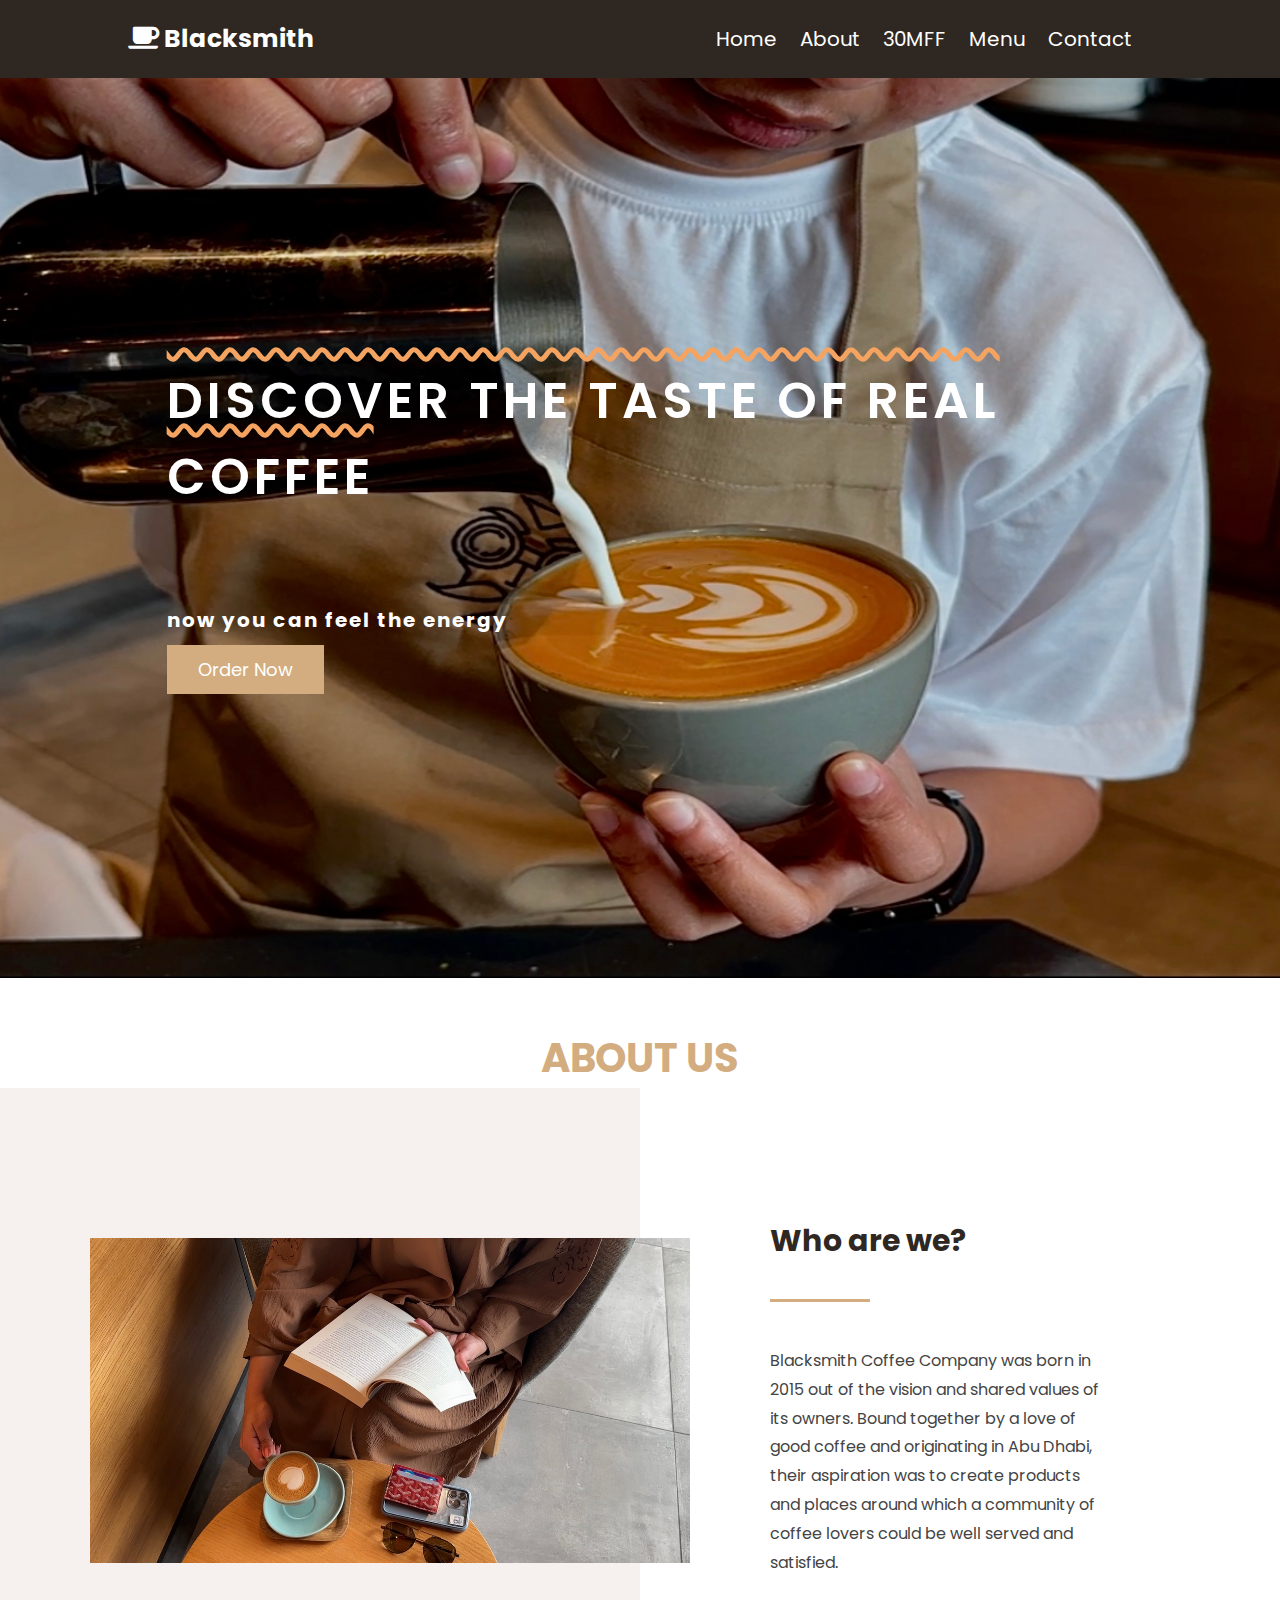
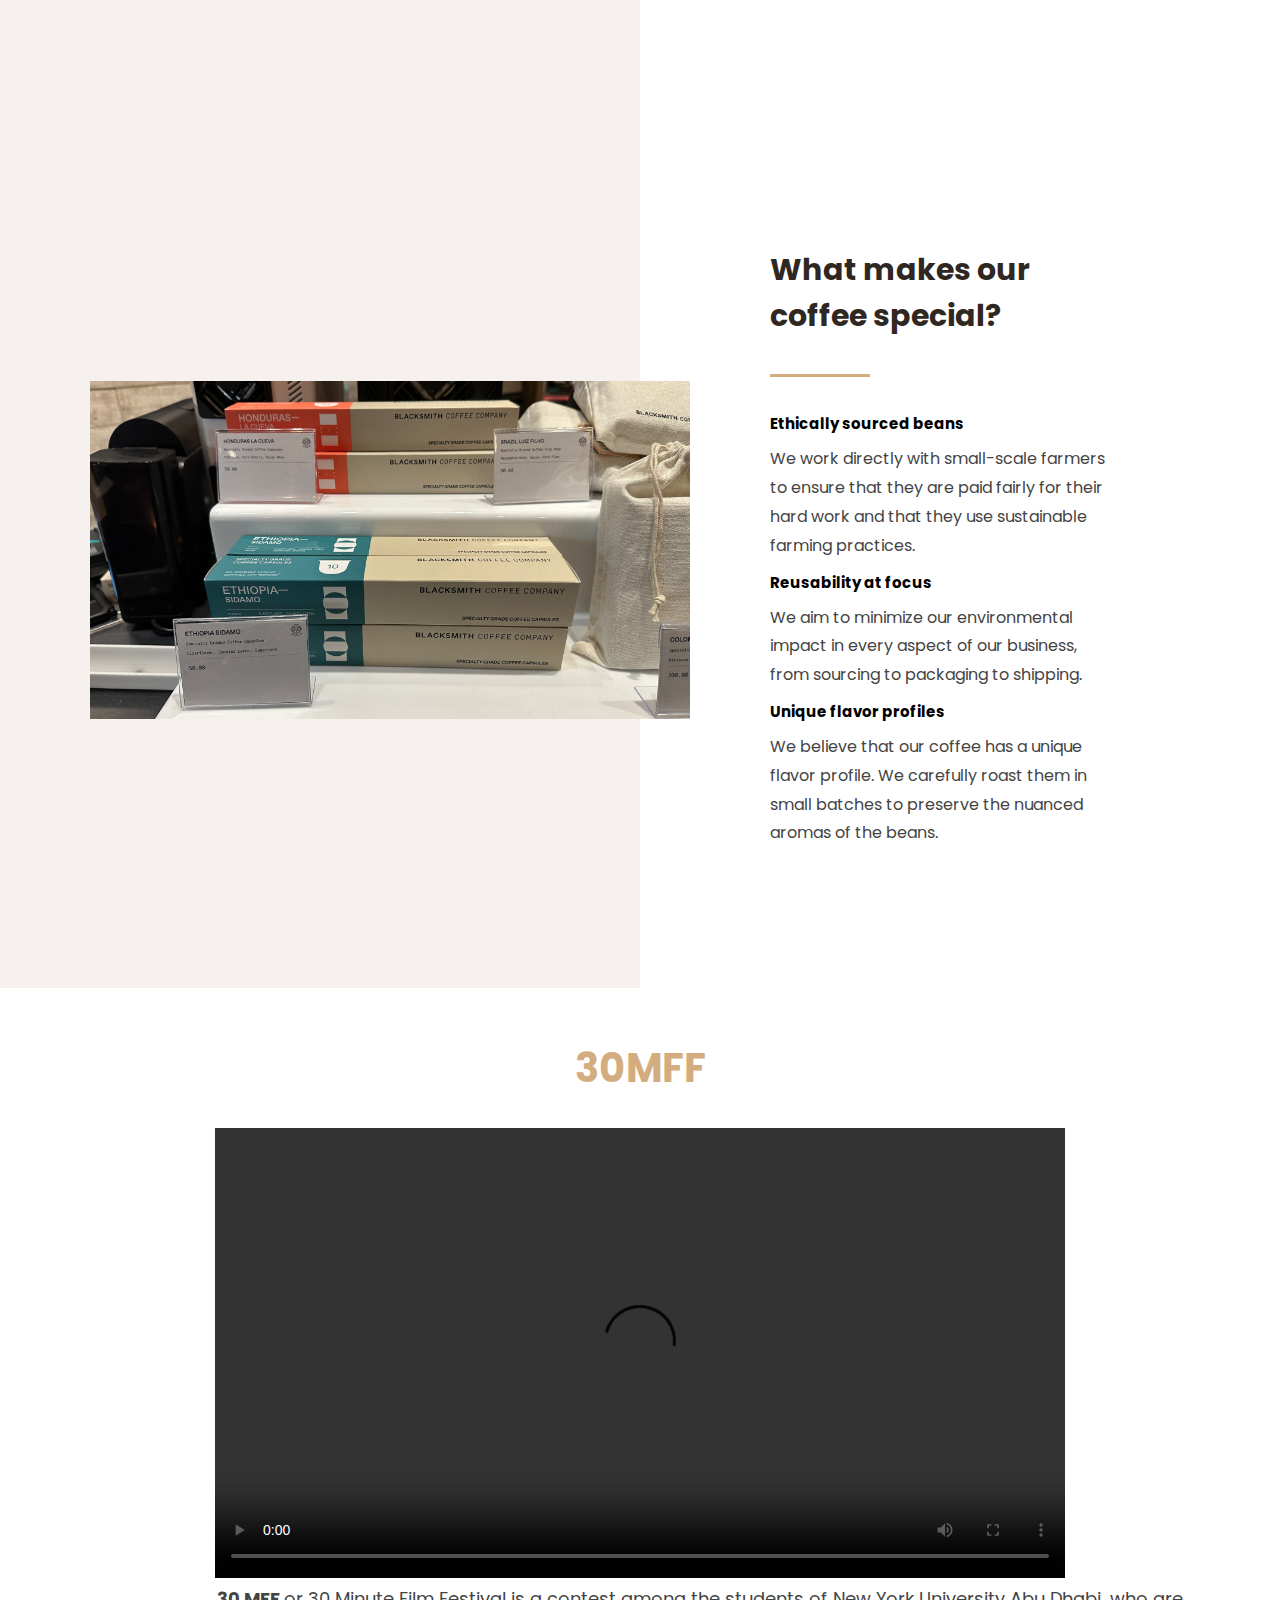
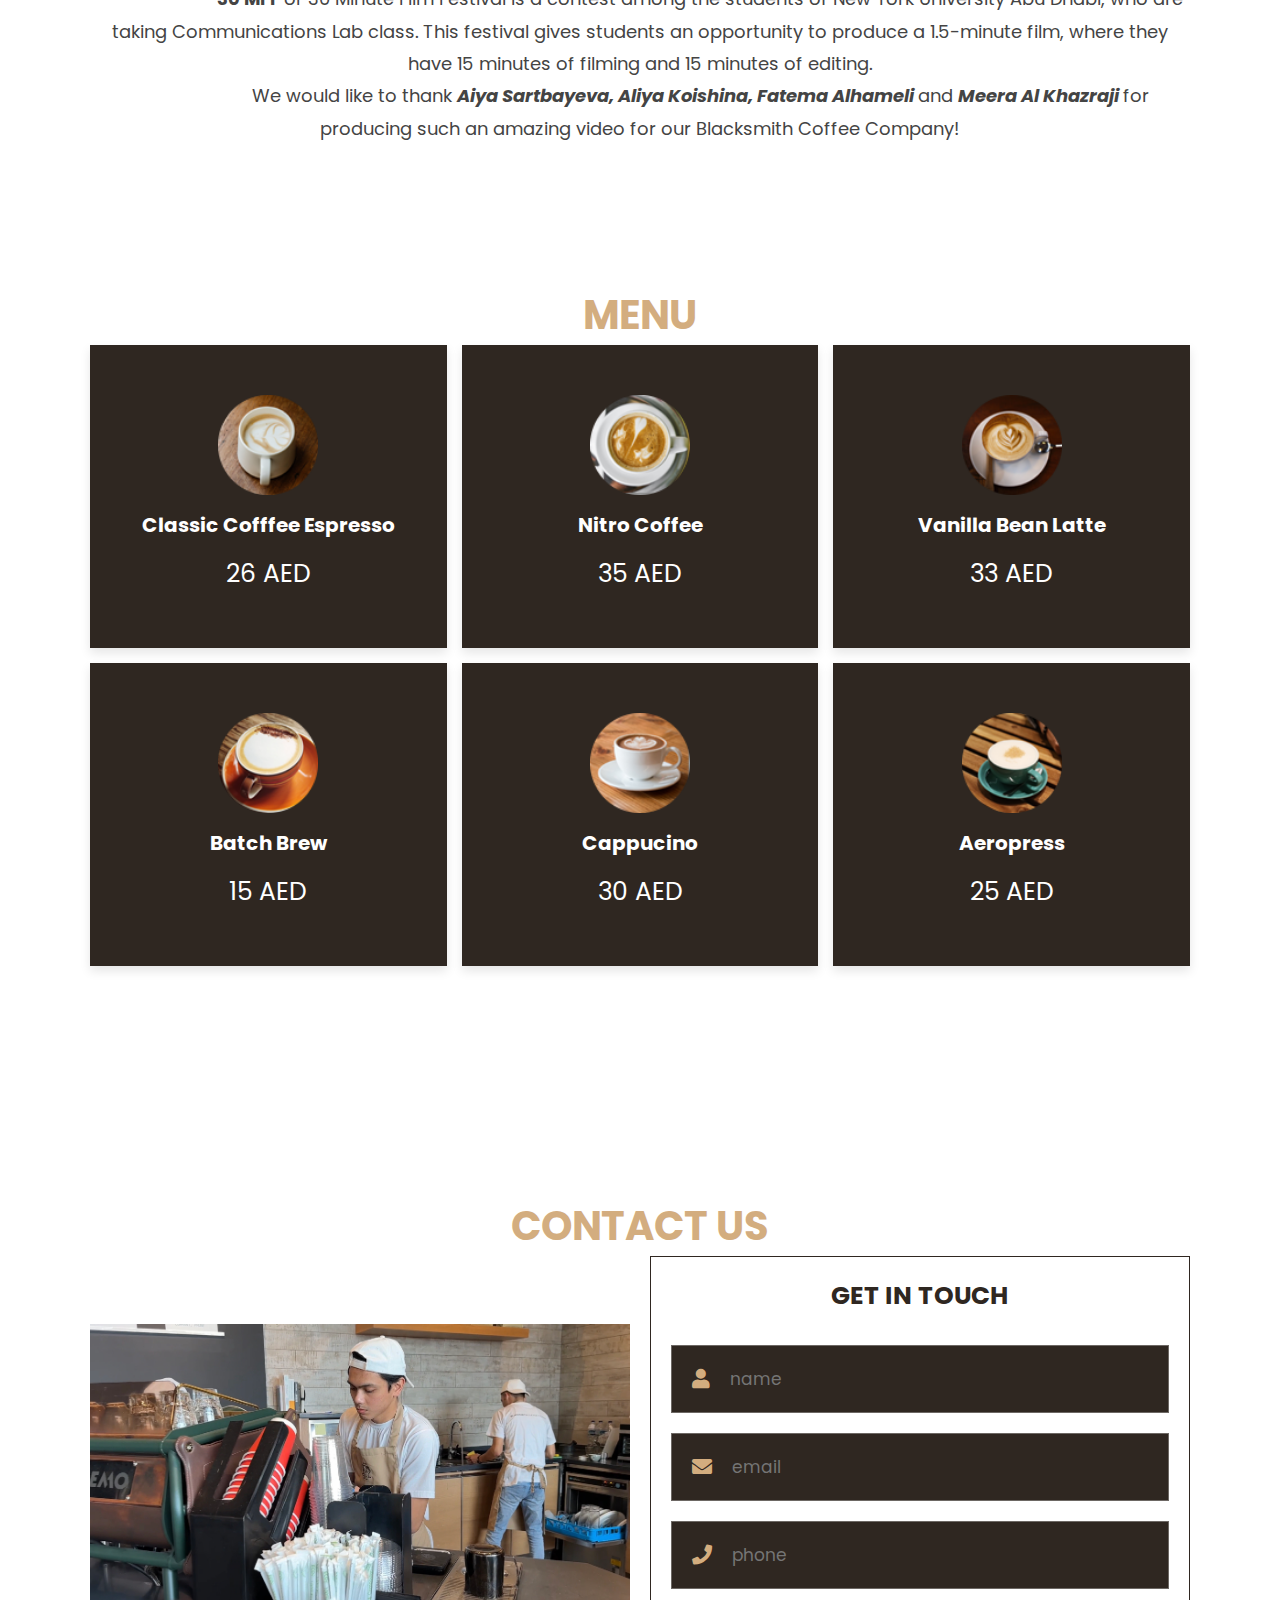
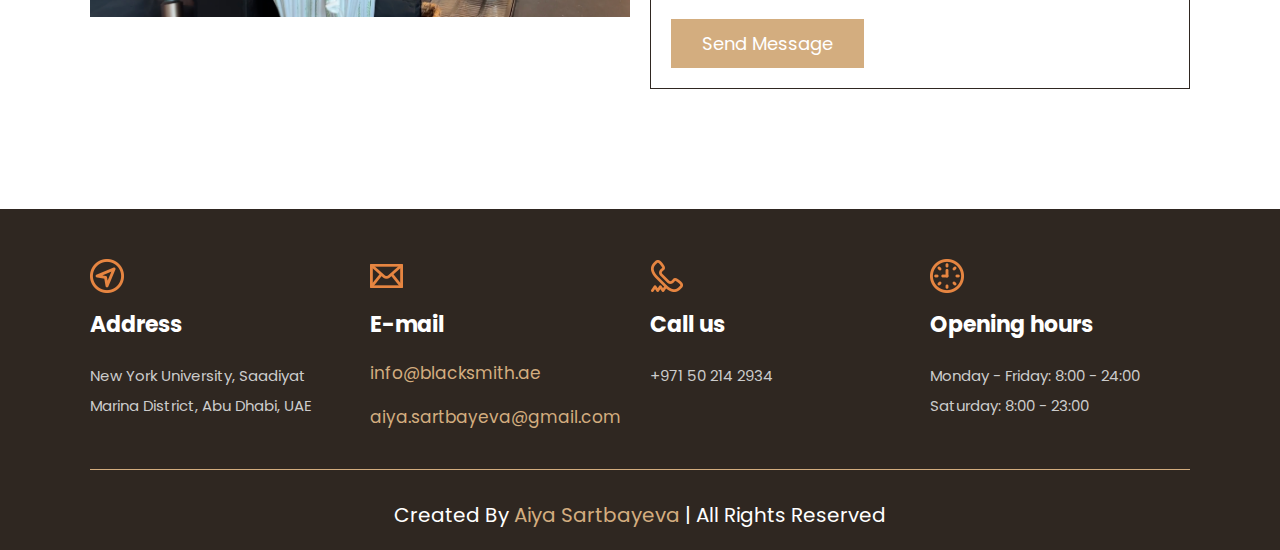
<file: Assignment1/index.html>
<!DOCTYPE html>
<html lang="en">
<head>
    <meta charset="UTF-8">
    <meta http-equiv="X-UA-Compatible" content="IE=edge">
    <meta name="viewport" content="width=device-width, initial-scale=1.0">
    <title>Blacksmith Website</title>

    <!-- font awesome cdn link  -->
    <link rel="stylesheet" href="https://cdnjs.cloudflare.com/ajax/libs/font-awesome/5.15.4/css/all.min.css">
    
    <!-- Custom CSS Link -->
    <link rel="stylesheet" href="css/style.css">

</head>
<body>

    <!--  header begins -->

    <header class="header">
        <a href="#" class="logo"> <i class="fas fa-coffee"></i> Blacksmith</a>

        <nav class="navbar">
            <div id="close-navbar" class="fas fa-times"></div>
            <a href="#home">home</a>
            <a href="#about">about</a>
            <a href="#30mff">30MFF</a>
            <a href="#menu">menu</a>
            <a href="#contact">contact</a>
        </nav>

        <div class="icons">
            <div id="menu-btn" class="fas fa-bars"></div>
        </div>

    </header>

    <!--  header ends -->

    <!-- Home page begins -->

    <section class="home" id="home">
        <div class="content">
            <h3>Discover the taste of real coffee</h3>
            <h1>now you can feel the energy</h1>
            <button class="btn">Order Now</button>
        </div>

    </section>

    <!-- Home page ends -->


                
    <!-- About us begins -->

    <h1 class="heading">about us</h1>
    
    <section class="about" id="about">

        <div class="row">

            <div class="image">
                <img src="image/about1.jpg" alt="about">
            </div>

            <div class="content">
                <h3>Who are we?</h3>
                <div class="line"></div>
                <p>Blacksmith Coffee Company was born in 2015 out of the vision and shared values of its owners. Bound together by a love of good coffee and originating in Abu Dhabi, their aspiration was to create products and places around which a community of coffee lovers could be well served and satisfied.</p>
            </div>

        </div>

    </section>


    <section class="about" id="about">
 
        <div class="row">

                    <div class="image">
                        <img src="image/about2.jpg" alt="about">
    
                    </div>


                    <div class="content">
                        <h3>What makes our coffee special?</h3>
                        <div class="line"></div>

                        <h2>Ethically sourced beans</h2>
                        <p>We work directly with small-scale farmers to ensure that they are paid fairly for their hard work and that they use sustainable farming practices.

                        </p>
                        
                        <h2>Reusability at focus</h2>
                        <p>We aim to minimize our environmental impact in every aspect of our business, from sourcing to packaging to shipping.

                        </p>

                        <h2>Unique flavor profiles</h2>
                        <p> We believe that our coffee has a unique flavor profile. We carefully roast them in small batches to preserve the nuanced aromas of the beans.

                        </p>
                    </div>

                </div> 


    </section>

    <!-- About us ends -->

    <!-- 30 MFF begins -->

    <h1 class="heading">30mff</h1>

    <section class="mff" id="30mff">

        <div class="row">
            <div class="center">
            <video width="850px" height="450px" id="sampleMovie" src="image/30MFF.mp4" controls></video>
            </div>

        <div class="content">
            <p> <strong>30 MFF </strong>or 30 Minute Film Festival is a contest among the students of New York University Abu Dhabi, who are taking Communications Lab class. This festival gives students an opportunity to produce a 1.5-minute film, where they have 15 minutes of filming and 15 minutes of editing. </p>
            <p> We would like to thank <strong> <i> Aiya Sartbayeva, Aliya Koishina, Fatema Alhameli </i> </strong> and <strong> <i> Meera Al Khazraji </i> </strong> for producing such an amazing video for our Blacksmith Coffee Company! </p>
        </div>

        </div>

    </section>

    <!-- 30 MFF ends -->


    <!-- Menu begins -->

    <section class="menu" id="menu">

        <h1 class="heading">menu</h1>

        <div class="box-container">

            <div class="box">
                <img src="image/menu-1.png" alt="">
                <h3>Classic Cofffee Espresso</h3>
                <div class="price">26 AED</div>
            </div>

            <div class="box">
                <img src="image/menu-2.png" alt="">
                <h3>Nitro Coffee</h3>
                <div class="price">35 AED</div>
            </div>

            <div class="box">
                <img src="image/menu-3.png" alt="">
                <h3>Vanilla Bean Latte</h3>
                <div class="price">33 AED</div>
            </div>

            <div class="box">
                <img src="image/menu-4.png" alt="">
                <h3>Batch Brew</h3>
                <div class="price">15 AED</div>
            </div>

            <div class="box">
                <img src="image/menu-5.png" alt="">
                <h3>Cappucino</h3>
                <div class="price">30 AED</div>
            </div>

            <div class="box">
                <img src="image/menu-6.png" alt="">
                <h3>Aeropress</h3>
                <div class="price">25 AED</div>
            </div>

        </div>

    </section>

    <!-- Menu ends -->


    <!-- Contact us begins -->

    <section class="contact" id="contact">

        <h1 class="heading">Contact Us</h1>

        <div class="row">

            <div class="image">
                <img src="image/contact.jpg" alt="">
            </div>

            <form action="">
                <h3>Get in touch</h3>

                <div class="inputBox">
                    <span class="fas fa-user"></span>
                    <input type="text" placeholder="name">
                </div>

                <div class="inputBox">
                    <span class="fas fa-envelope"></span>
                    <input type="email" placeholder="email">
                </div>

                <div class="inputBox">
                    <span class="fas fa-phone"></span>
                    <input type="number" placeholder="phone">
                </div>

                <input type="submit" value="send message" class="btn">

            </form>

        </div>

    </section>

    <!-- Contact us ends -->

    <!-- Footer begins -->

    <section class="footer">

        <div class="box-container">

            <div class="box">
                <img src="image/footer-1.png" alt="">
                <h3>Address</h3>
                <p>New York University, Saadiyat Marina District, Abu Dhabi, UAE</p>
    
            </div>
    
            <div class="box">
                <img src="image/footer-2.png" alt="">
                <h3>E-mail</h3>
                <a href="#" class="link">info@blacksmith.ae</a>
                <a href="#" class="link">aiya.sartbayeva@gmail.com</a>
            </div>
    
            <div class="box">
                <img src="image/footer-3.png" alt="">
                <h3>Call us</h3>
                <p>+971 50 214 2934 </p>
            </div>
    
            <div class="box">
                <img src="image/footer-4.png" alt="">
                <h3>Opening hours</h3>
                <p>Monday - Friday: 8:00 - 24:00
                   <br> Saturday: 8:00 - 23:00</p>
            </div>

        </div>

        <div class="credit">created by <span>Aiya Sartbayeva</span> | all rights reserved </div>

    </section>

    <!-- Footer ends -->


    <!-- Custom JS Link -->
    <script src="js/script.js"></script>
</body>
</html>
</file>
<file: Assignment1/css/style.css>
@import url('http://fonts.googleapis.com/css?family=Poppins:300,400,400i,500,600,700&amp;display=swap');

:root{
    --main-color:#2f2721;
    --primary-color:#d3ad7f;
    --black:#13131a;
    --border: .1rem solid rgba(255,255,255,.3);
}

*{
    font-family: 'Poppins', sans-serif;
    margin: 0;
    padding: 0;
    box-sizing: border-box;
    outline: none;
    border: none;
    text-decoration: none;
    transition: .2s linear;
}

html{
    font-size: 62.5%;
    overflow-x: hidden;
    scroll-behavior: smooth;
}

html::-webkit-scrollbar{
    width: .8rem;
}

html::-webkit-scrollbar-track{
    background: transparent;
}

html::-webkit-scrollbar-thumb{
    background: var(--primary-color);
}

section{
    padding: 2rem 7%;
}

.heading{
    text-align: center;
    color: var(--primary-color);
    text-transform: uppercase;
    font-size: 4rem;
    margin-top: 5rem;
}

.btn{
    display: inline-block;
    margin-top: 1rem;
    padding: 1rem 3rem;
    font-size: 1.8rem;
    border: 0.1rem solid var(--primary-color);
    background: var(--primary-color);
    color: #fff;
    cursor: pointer;
    text-transform: capitalize;
}

.btn:hover{
    background: #fff6eb;
    color: var(--primary-color);
}

/* header */

.header{
    position: sticky;
    top: 0;
    left: 0;
    right: 0;
    background: var(--main-color);
    padding: 2rem 10%;
    display: flex;
    align-items: center;
    z-index: 1000;
}

.header .logo{
    margin-right: auto;
    font-size: 2.5rem;
    text-transform: capitalize;
    color: #fff;
    font-weight: bolder;
}

.header .logo i{
    color: #fff;
}

.header .navbar{
    position: relative;
}

.header .navbar #close-navbar{
    position: absolute;
    top: 1.5rem;
    right: 2rem;
    font-size: 4rem;
    cursor: pointer;
    color: #444;
    display: none;
}

.header .navbar a{
    margin-right: 2rem;
    font-size: 2rem;
    text-transform: capitalize;
    color: #fff;
}

.header .navbar a:hover{
    color: var(--primary-color);
}

.header .icons div{
    margin-left: 1.5rem;
    cursor: pointer;
    color: #fff;
    font-size: 2.5rem;
}

.header .icons div:hover{
    color: var(--primary-color);
}

.header #menu-btn{
    display: none;
}


/* home */

.home{
    min-height: 100vh;
    display: flex;
    align-items: center;
    background: url(../image/background.jpg);
    background-size: cover;
    background-position: center;
}

.home .content{
/*    max-width: 60rem;*/
    padding: 90px 7%;
    color: var(--white);
}

.home .content h3{
    font-size: 5rem;
    font-weight: 600;
    letter-spacing: 4px;
    padding: 15rem 15;
    text-transform: uppercase;
    color: #fff;
    margin-bottom: 90px;
    text-decoration: overline;
    text-decoration-color: sandybrown;
    text-decoration-thickness: 5x;
    text-decoration-style: wavy


}

.home .content h1 {
    font-size: 2rem;
    letter-spacing: 2px;
    text-transform: lowercase;
    color: #fff;
}


/* about us */

.about{
    padding-top:50px;
    padding-bottom: 50px;
    background-image: url(../image/about-bg.png);
    background-repeat: repeat-y;
    background-position: center top;
}

.about .row{
    display: flex;
    align-items: center;
    flex-wrap: wrap;
}

.about .row .image{
    flex: 1 1 55rem;
}

.about .row .image img{
    width: 100%;
}

.about .row .content{
    flex: 1 1 45rem;
    padding: 8rem;
}

.about .row .content h3{
    font-size: 3rem;
    color: var(--main-color);
}

.about .row .content p{
    font-size: 1.6rem;
    color: #444;
    padding: 1rem 0;
    line-height: 1.8;
}

.line{
    margin-top: 35px;
    margin-bottom:35px;
    width: 100px;
    height: 3px;
    background: var(--primary-color);
}

/* mff */

.mff{
    padding-top:30px;
    padding-bottom: 30px;
    background-repeat: repeat-y;
    background-position: center top;
}


.mff .row .content p{
    text-align: center;
    text-decoration-style: solid;
    text-indent: 120px;
    font-size: 1.8rem;
    color: #444;
    padding: 5rem 3;
    line-height: 1.8;
}

.center{
 text-align: center;
}


/* menu */
.menu{
    padding-top:60px;
    padding-bottom: 60px;
    background-repeat: repeat-y;
    background-position: center top;
}
.menu .box-container{
    display: grid;
    grid-template-columns: repeat(auto-fit, minmax(30rem, 1fr));
    gap: 1.5rem;
}

.menu .box-container .box{
    padding: 5rem;
    text-align: center;
    background-color: var(--main-color);
    box-shadow: 0 0.5rem 1rem rgba(0, 0, 0, 0.1);
}

.menu .box-container .box img{
    height: 10rem;
}

.menu .box-container .box h3{
    color: #fff;
    font-size: 2rem;
    padding: 1rem 0;
}

.menu .box-container .box .price{
    color: #fff;
    font-size: 2.5rem;
    padding: .5rem 0;
}

.menu .box-container .box:hover{
    background-color: var(--primary-color);
}

.menu .box-container .box:hover > *{
    color: var(--black);
}


/* contact */
.contact{
    padding-top:120px;
    padding-bottom: 120px;
    background-repeat: repeat-y;
    background-position: center top;
}
.contact .row{
    display: -webkit-box;
    display: -ms-flexbox;
    display: flex;
    -webkit-box-align: center;
        -ms-flex-align: center;
            align-items: center;
    -ms-flex-wrap: wrap;
        flex-wrap: wrap;
    gap: 2rem;            
}

.contact .row .image{
    -webkit-box-flex: 1;
        -ms-flex: 1 1 40rem;
            flex: 1 1 40rem;
}

.contact .row .image img{
    width: 100%;
}

.contact .row form{
    -webkit-box-flex: 1;
        -ms-flex: 1 1 40rem;
            flex: 1 1 40rem;
    border: 0.1rem solid var(--main-color);
    padding: 2rem;        
}

.contact .row form h3{
    font-size: 2.5rem;
    text-align: center;
    color: var(--main-color);
    padding-bottom: 1rem;
    text-transform: uppercase;
}

.contact .row form .inputBox{
    display: flex;
    align-items: center;
    margin-top: 2rem;
    margin-bottom: 2rem;
    background: var(--main-color);
    border: var(--border);
}

.contact .row form .inputBox span{
    color: var(--primary-color);
    font-size: 2rem;
    padding-left: 2rem;
}

.contact .row form .inputBox input{
    width: 100%;
    padding: 2rem;
    font-size: 1.7rem;
    color: #fff;
    text-transform: none;
    background: none;
}


/* Footer */

.footer{
    background: var(--main-color);
}

.footer .box-container{
    display: grid;
    grid-template-columns: repeat(auto-fit, minmax(25rem, 1fr));
    gap: 2rem;
    margin-top: 30px;
} 

.footer .box-container .box h3{
    font-size: 2.2rem;
    color: #fff;
    padding: 1rem 0;
}

.footer .box-container .box p{
    font-size: 1.5rem;
    line-height: 2;
    color: #ccc;
    padding: 1rem 0;
}

.footer .box-container .box .link{
    font-size: 1.7rem;
    line-height: 2;
    color: var(--primary-color);
    padding: .5rem 0;
    display: block;
}

.footer .box-container .box .link:hover{
    color: #ffaa42;
    text-decoration: underline;
}

.footer .credit{
    color: #fff;
    text-align: center;
    margin-top: 3rem;
    padding-top: 3rem;
    font-size: 2rem;
    text-transform: capitalize;
    border-top: 0.1rem solid var(--primary-color);
}

.footer .credit span{
    color: var(--primary-color);
}


/* media queries */

@media (max-width:991px){

    html{
        font-size: 55%;
    }

    .header{
        padding:2rem 5%;
    }

    section{
        padding:2rem;
    }

}

@media (max-width:768px){

    .header #menu-btn{
        display: inline-block;
    }

    .header .navbar{
        position: fixed;
        top: 0; right: -105%;
        width: 30rem;
        background: #fff;
        height: 100%;
        display: -webkit-box;
        display: -ms-flexbox;
        display: flex;
        -webkit-box-orient: vertical;
        -webkit-box-direction: normal;
                -ms-flex-flow: column;
                     flex-flow: column;
        -webkit-box-pack: center;
                -ms-flex-pack: center;
                   justify-content: center;
        z-index: 1200;                         
    }

    .header .navbar #close-navbar{
        display: block;
    }

    .header .navbar.active{
        box-shadow: 0 0 0 100vw rgba(0, 0, 0, 0.8);
        right: 0;
    }

    .header .navbar a{
        color: var(--black);
        display: block;
        margin: 1rem 0;
        text-align: center;
        font-size: 3rem;
    }

    .home{
        background-position: left;
        justify-content: center;
        text-align: center;
    }

    .home .content h3{
        font-size: 4rem;
    }
}

@media (max-width:450px){

    html{
        font-size: 50%;
    }

}
</file>
